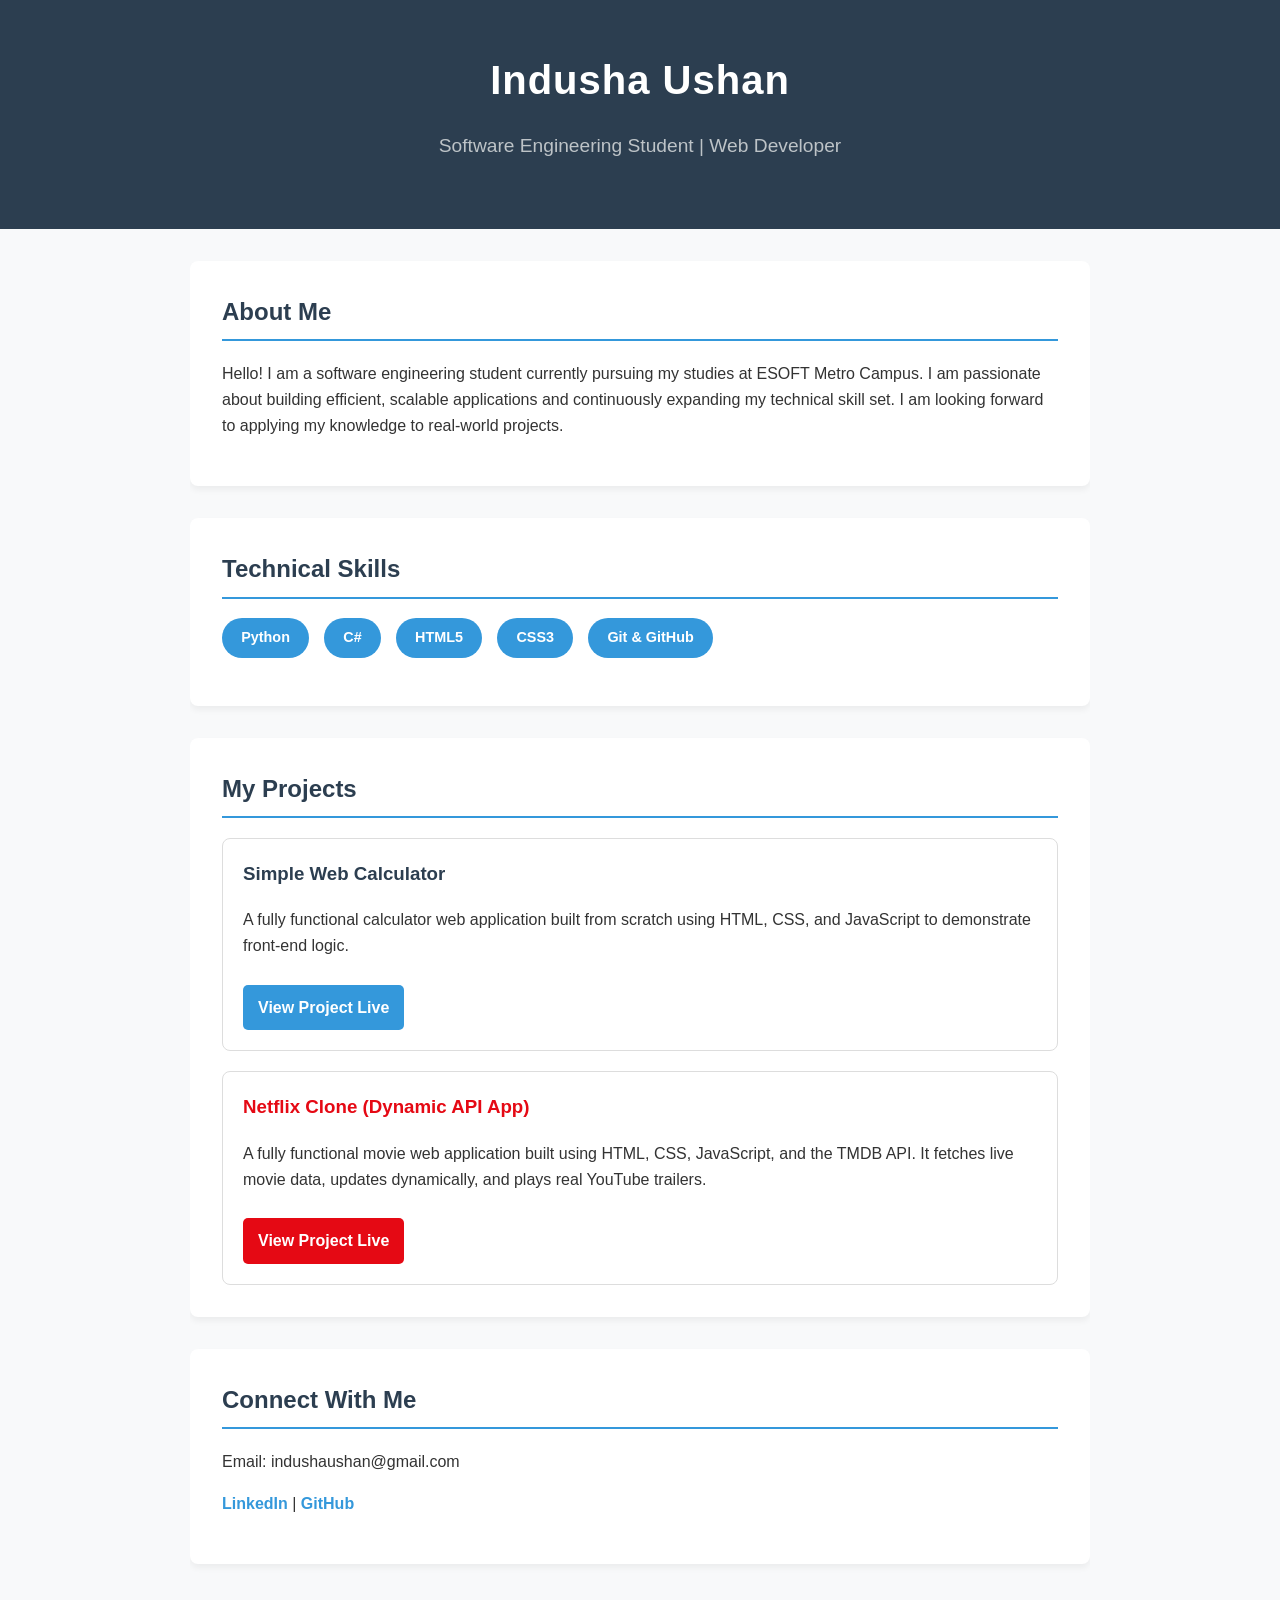
<file: index.html>
<!DOCTYPE html>
<html lang="en">
<head>
    <meta charset="UTF-8">
    <meta name="viewport" content="width=device-width, initial-scale=1.0">
    <title>Indusha Ushan | Portfolio</title>
    <style>
        /* Modern & Professional CSS Variables */
        :root {
            --primary-color: #2c3e50;
            --accent-color: #3498db;
            --text-color: #333;
            --bg-color: #f8f9fa;
        }

        body {
            font-family: 'Segoe UI', Tahoma, Geneva, Verdana, sans-serif;
            line-height: 1.6;
            margin: 0;
            padding: 0;
            color: var(--text-color);
            background-color: var(--bg-color);
        }

        header {
            background: var(--primary-color);
            color: #fff;
            padding: 3rem 0;
            text-align: center;
        }

        header h1 {
            margin: 0;
            font-size: 2.5rem;
            letter-spacing: 1px;
        }

        header p {
            font-size: 1.2rem;
            font-weight: 300;
            color: #bdc3c7;
        }

        .container {
            width: 85%;
            max-width: 900px;
            margin: auto;
            overflow: hidden;
            padding: 2rem 0;
        }

        .section {
            background: #fff;
            padding: 2rem;
            margin-bottom: 2rem;
            border-radius: 8px;
            box-shadow: 0 4px 6px rgba(0,0,0,0.05);
        }

        h2 {
            color: var(--primary-color);
            border-bottom: 2px solid var(--accent-color);
            padding-bottom: 0.5rem;
            margin-top: 0;
        }

        .skills-list {
            list-style: none;
            padding: 0;
            display: flex;
            flex-wrap: wrap;
            gap: 15px;
        }

        .skills-list li {
            background: var(--accent-color);
            color: #fff;
            padding: 0.5rem 1.2rem;
            border-radius: 20px;
            font-size: 0.9rem;
            font-weight: bold;
        }

        a {
            color: var(--accent-color);
            text-decoration: none;
            font-weight: bold;
        }

        a:hover {
            text-decoration: underline;
        }
    </style>
</head>
<body>

    <header>
        <h1>Indusha Ushan</h1>
        <p>Software Engineering Student | Web Developer</p>
    </header>

    <div class="container">
        <section class="section">
            <h2>About Me</h2>
            <p>Hello! I am a software engineering student currently pursuing my studies at ESOFT Metro Campus. I am passionate about building efficient, scalable applications and continuously expanding my technical skill set. I am looking forward to applying my knowledge to real-world projects.</p>
        </section>

        <section class="section">
            <h2>Technical Skills</h2>
            <ul class="skills-list">
                <li>Python</li>
                <li>C#</li>
                <li>HTML5</li>
                <li>CSS3</li>
                <li>Git & GitHub</li>
            </ul>
        </section>

        <section class="section">
            <h2>My Projects</h2>
            <div style="border: 1px solid #ddd; padding: 20px; border-radius: 8px;">
                <h3 style="margin-top: 0; color: #2c3e50;">Simple Web Calculator</h3>
                <p>A fully functional calculator web application built from scratch using HTML, CSS, and JavaScript to demonstrate front-end logic.</p>
                <a href="calculator.html" target="_blank" style="background: #3498db; color: #fff; padding: 10px 15px; border-radius: 5px; text-decoration: none; font-weight: bold; display: inline-block; margin-top: 10px;">View Project Live</a>
            </div>

            <div style="border: 1px solid #ddd; padding: 20px; border-radius: 8px; margin-top: 20px;">
                <h3 style="margin-top: 0; color: #e50914;">Netflix Clone (Dynamic API App)</h3>
                <p>A fully functional movie web application built using HTML, CSS, JavaScript, and the TMDB API. It fetches live movie data, updates dynamically, and plays real YouTube trailers.</p>
                <a href="Netflix-Clone/" target="_blank" style="background: #e50914; color: #fff; padding: 10px 15px; border-radius: 5px; text-decoration: none; font-weight: bold; display: inline-block; margin-top: 10px;">View Project Live</a>
            </div>
        </section>

        <section class="section">
            <h2>Connect With Me</h2>
            <p>Email: indushaushan@gmail.com</p>
            <p>
                <a href="https://www.linkedin.com/in/indusha-ushan-dev/">LinkedIn</a> |  
                <a href="https://github.com/indushaushan">GitHub</a>
            </p>
        </section>
    </div>

</body>
</html>
</file>
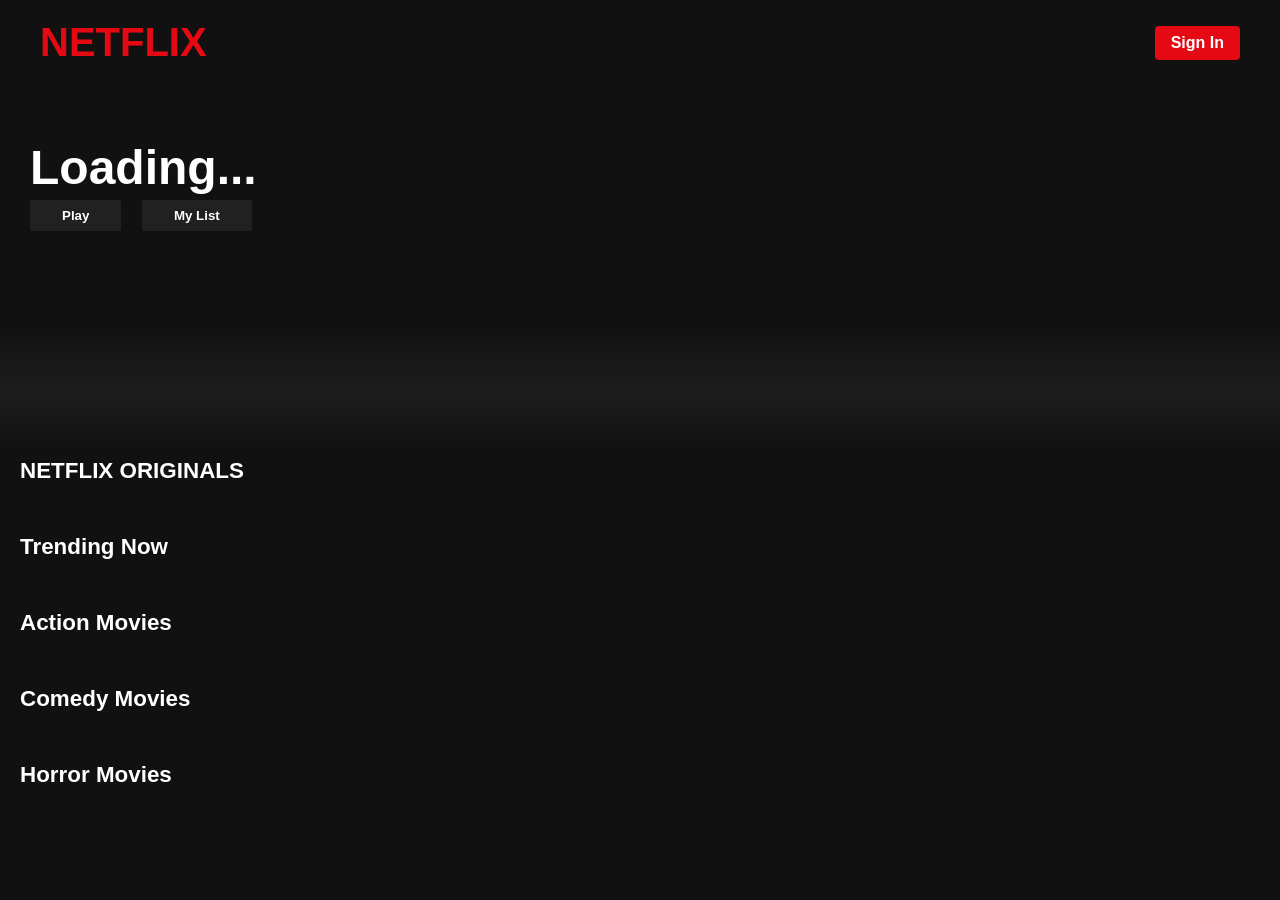
<file: Netflix-Clone/index.html>
<!DOCTYPE html>
<html lang="en">
<head>
    <meta charset="UTF-8">
    <meta name="viewport" content="width=device-width, initial-scale=1.0">
    <title>Netflix Clone</title>
    <link rel="stylesheet" href="style.css">
</head>
<body>

    <nav class="navbar">
        <div class="nav-logo">
            <h1>NETFLIX</h1>
        </div>
        <div class="nav-buttons">
            <button class="signin-btn">Sign In</button>
        </div>
    </nav>

    <header id="banner" class="banner">
        <div class="banner-contents">
            <h1 id="banner-title" class="banner-title">Loading...</h1>
            <div class="banner-buttons">
                <button class="banner-button">Play</button>
                <button class="banner-button">My List</button>
            </div>
            <p id="banner-description" class="banner-description"></p>
        </div>
        <div class="banner-fadeBottom"></div>
    </header>

    <div class="row">
        <h2>NETFLIX ORIGINALS</h2>
        <div id="originals" class="row-posters">
            </div>
    </div>

    <div class="row">
        <h2>Trending Now</h2>
        <div id="trending" class="row-posters">
            </div>
    </div>

    <div class="row">
        <h2>Action Movies</h2>
        <div id="action" class="row-posters">
            </div>
    </div>

    <div class="row">
        <h2>Comedy Movies</h2>
        <div id="comedy" class="row-posters">
            </div>
    </div>

    <div class="row">
        <h2>Horror Movies</h2>
        <div id="horror" class="row-posters">
            </div>
    </div>

    

    <script src="script.js"></script>

    <div id="trailer-modal" class="modal">
        <div class="modal-content">
            <span class="close-btn" onclick="closeTrailer()">&times;</span>
            <iframe id="youtube-player" width="100%" height="100%" src="" frameborder="0" allow="autoplay; encrypted-media" allowfullscreen></iframe>
        </div>
    </div>
    
</body>
</html>
</file>
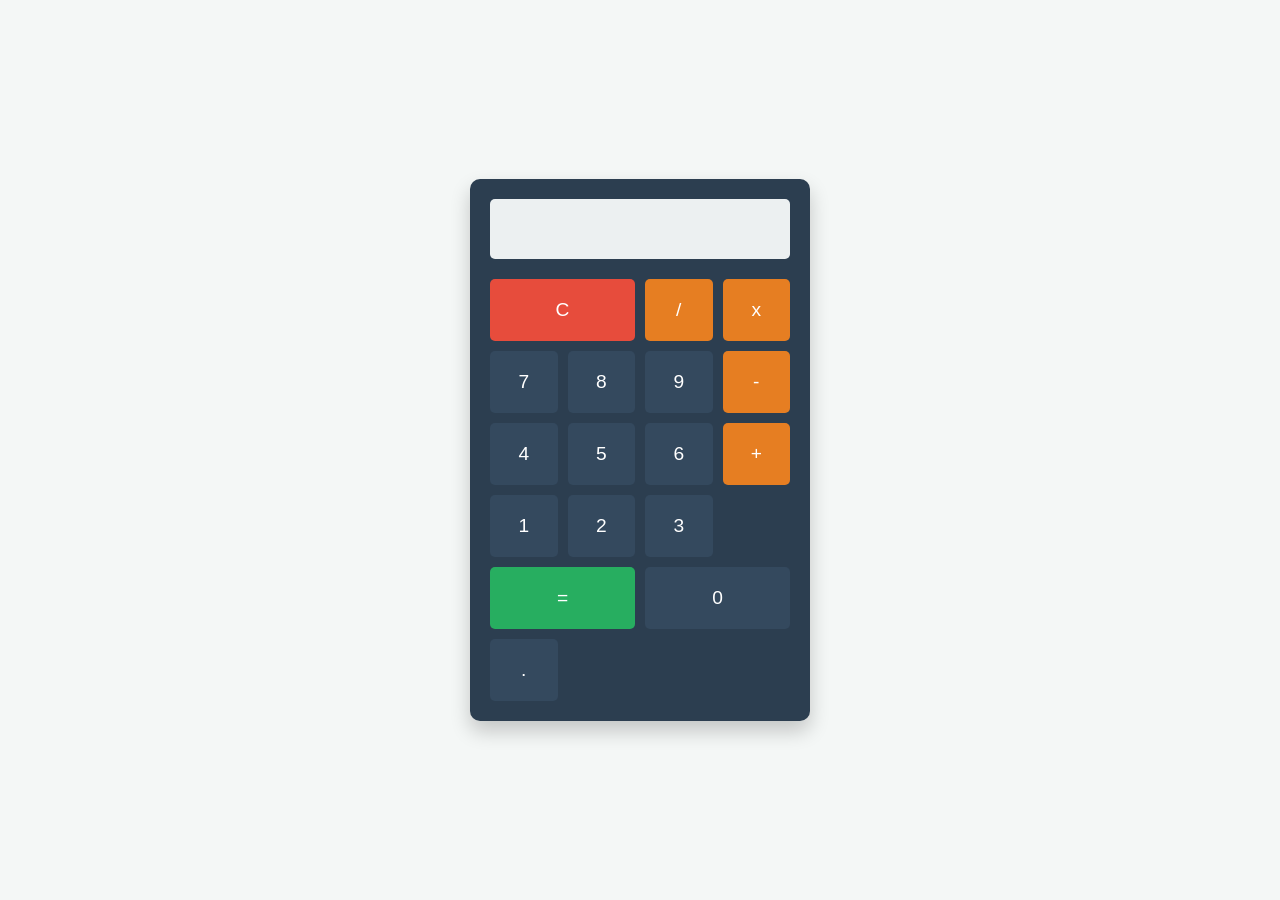
<file: calculator.html>
<!DOCTYPE html>
<html lang="en">
<head>
    <meta charset="UTF-8">
    <meta name="viewport" content="width=device-width, initial-scale=1.0">
    <title>Simple Calculator | My Project</title>
    <style>
        body {
            font-family: 'Segoe UI', Tahoma, Geneva, Verdana, sans-serif;
            background-color: #f4f7f6;
            display: flex;
            justify-content: center;
            align-items: center;
            height: 100vh;
            margin: 0;
        }
        .calculator {
            background-color: #2c3e50;
            padding: 20px;
            border-radius: 10px;
            box-shadow: 0px 10px 20px rgba(0,0,0,0.2);
            width: 300px;
        }
        .display {
            width: 100%;
            height: 60px;
            background-color: #ecf0f1;
            border: none;
            border-radius: 5px;
            text-align: right;
            font-size: 2rem;
            padding: 10px;
            box-sizing: border-box;
            margin-bottom: 20px;
            color: #2c3e50;
        }
        .buttons {
            display: grid;
            grid-template-columns: repeat(4, 1fr);
            gap: 10px;
        }
        button {
            padding: 20px;
            font-size: 1.2rem;
            border: none;
            border-radius: 5px;
            background-color: #34495e;
            color: white;
            cursor: pointer;
            transition: background-color 0.3s;
        }
        button:hover {
            background-color: #3b5998;
        }
        .operator {
            background-color: #e67e22;
        }
        .operator:hover {
            background-color: #d35400;
        }
        .clear {
            background-color: #e74c3c;
            grid-column: span 2;
        }
        .clear:hover {
            background-color: #c0392b;
        }
        .equal {
            background-color: #27ae60;
            grid-column: span 2;
        }
        .equal:hover {
            background-color: #2ecc71;
        }
    </style>
</head>
<body>

    <div class="calculator">
        <input type="text" class="display" id="display" disabled>
        
        <div class="buttons">
            <button class="clear" onclick="clearDisplay()">C</button>
            <button class="operator" onclick="appendValue('/')">/</button>
            <button class="operator" onclick="appendValue('*')">x</button>
            
            <button onclick="appendValue('7')">7</button>
            <button onclick="appendValue('8')">8</button>
            <button onclick="appendValue('9')">9</button>
            <button class="operator" onclick="appendValue('-')">-</button>
            
            <button onclick="appendValue('4')">4</button>
            <button onclick="appendValue('5')">5</button>
            <button onclick="appendValue('6')">6</button>
            <button class="operator" onclick="appendValue('+')">+</button>
            
            <button onclick="appendValue('1')">1</button>
            <button onclick="appendValue('2')">2</button>
            <button onclick="appendValue('3')">3</button>
            <button class="equal" onclick="calculate()">=</button>
            
            <button onclick="appendValue('0')" style="grid-column: span 2;">0</button>
            <button onclick="appendValue('.')">.</button>
        </div>
    </div>

    <script>
        const display = document.getElementById('display');

        // Number saha operator display ekata danna
        function appendValue(value) {
            display.value += value;
        }

        // Display eka clear karanna
        function clearDisplay() {
            display.value = '';
        }

        // Math eka calculate karanna
        function calculate() {
            try {
                // eval() kiyanne JS wala built-in math function ekak
                display.value = eval(display.value); 
            } catch (error) {
                display.value = 'Error';
            }
        }
    </script>
</body>
</html>
</file>
<file: Netflix-Clone/style.css>
/* Basic Reset - hama browser ekema eka wage penna padding, margin 0 karanawa */
* {
    margin: 0;
    padding: 0;
    box-sizing: border-box;
}

body {
    font-family: Arial, sans-serif;
    background-color: #111; /* Kalu background eka */
    color: white; /* Akuru sudu paatin */
}

/* Navigation Bar Design Eka */
.navbar {
    display: flex; /* Logo eka wamata, button eka dakunata geniyanna */
    justify-content: space-between;
    align-items: center;
    padding: 20px 40px;
    background-color: transparent;
    position: absolute; /* Banner eka udin float wenna */
    width: 100%;
    z-index: 100;
}

.nav-logo h1 {
    color: #e50914; /* Netflix Red color */
    font-size: 2.5rem;
    cursor: pointer;
}

.signin-btn {
    background-color: #e50914;
    color: white;
    border: none;
    padding: 8px 16px;
    font-size: 1rem;
    border-radius: 4px;
    cursor: pointer;
    font-weight: bold;
}

.signin-btn:hover {
    background-color: #f40612;
}

/* --- Banner Design --- */
.banner {
    color: white;
    /* Danata api loku image link ekak pawichi karamu. Passe meka JS walin auto wenas wena widihata hadanawa */
    background-image: url("https://images.hdqwalls.com/download/money-heist-season-4-4k-qj-1920x1080.jpg");
    background-size: cover;
    background-position: center center;
    height: 448px;
    position: relative;
    object-fit: contain;
}

.banner-contents {
    margin-left: 30px;
    padding-top: 140px;
    height: 190px;
}

.banner-title {
    font-size: 3rem;
    font-weight: 800;
    padding-bottom: 0.3rem;
}

.banner-description {
    width: 45rem;
    line-height: 1.3;
    padding-top: 1rem;
    font-size: 0.9rem;
    max-width: 360px;
    height: 80px;
}

/* --- Banner Buttons Design --- */
.banner-button {
    cursor: pointer;
    color: white;
    outline: none;
    border: none;
    font-weight: 700;
    border-radius: 0.2vw;
    padding: 0.5rem 2rem;
    margin-right: 1rem;
    background-color: rgba(51, 51, 51, 0.5);
    transition: all 0.2s;
}

.banner-button:hover {
    color: black;
    background-color: #e6e6e6;
}

/* --- Bottom Fade Effect (Lassanata black background ekata blend wenna) --- */
.banner-fadeBottom {
    position: absolute;
    bottom: 0;
    width: 100%;
    height: 7.4rem;
    background-image: linear-gradient(
        180deg,
        transparent,
        rgba(37, 37, 37, 0.61),
        #111
    );
}

/* --- Movie Rows Design --- */
.row {
    color: white;
    margin-left: 20px;
}

.row h2 {
    margin-top: 10px;
    font-size: 1.4rem;
}

.row-posters {
    display: flex;
    overflow-y: hidden;
    overflow-x: scroll; /* Horizontal scroll eka enable karanawa */
    padding: 20px;
}

/* Scrollbar eka hide karanna (Netflix eke wage lassanata thiyenna) */
.row-posters::-webkit-scrollbar {
    display: none;
}

.row-poster {
    width: 100%;
    object-fit: contain;
    max-height: 100px; /* Saamanya row eke images podiyata pennanne */
    margin-right: 10px;
    transition: transform 450ms; /* Hover karaddi loku wena smooth animation eka */
    border-radius: 4px;
}

/* Mouse eka poster eka udin thiyaddi 8% kin loku wenawa */
.row-poster:hover {
    transform: scale(1.08); 
    opacity: 1;
}

/* Netflix Originals wala images witarak tikak lokuwata pennanawa */
.row-posterLarge {
    max-height: 250px; 
}

.row-posterLarge:hover {
    transform: scale(1.09);
}
/* --- Trailer Video Player Design --- */
.modal {
    display: none; /* Mulin pennanne naha */
    position: fixed;
    z-index: 1000;
    left: 0;
    top: 0;
    width: 100%;
    height: 100%;
    background-color: rgba(0, 0, 0, 0.85); /* Kalu background eka */
}

.modal-content {
    position: relative;
    margin: 5% auto;
    width: 80%;
    height: 70%;
    background-color: #000;
    border: 2px solid #333;
    border-radius: 8px;
    box-shadow: 0 4px 15px rgba(0,0,0,0.5);
}

.close-btn {
    position: absolute;
    top: -40px;
    right: 0;
    color: white;
    font-size: 40px;
    font-weight: bold;
    cursor: pointer;
}

.close-btn:hover {
    color: #e50914; /* Netflix Red */
}
</file>
